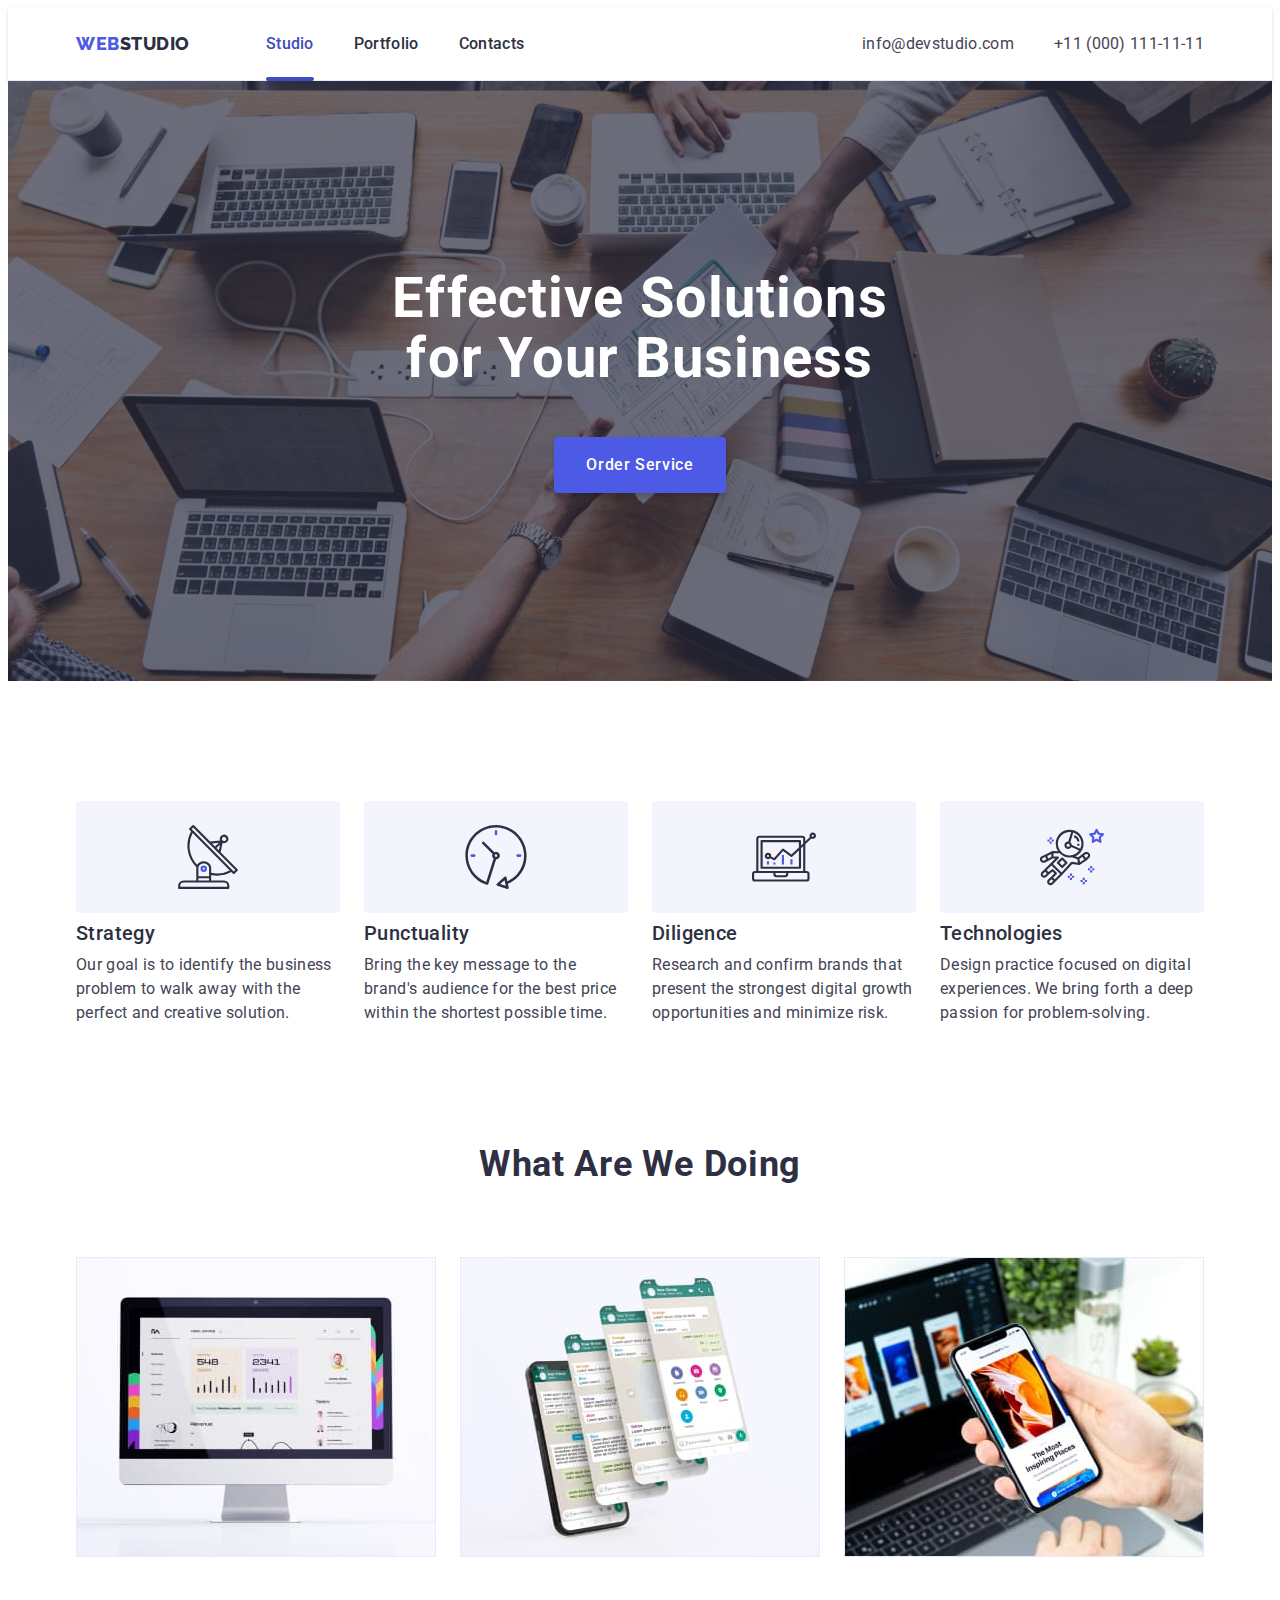
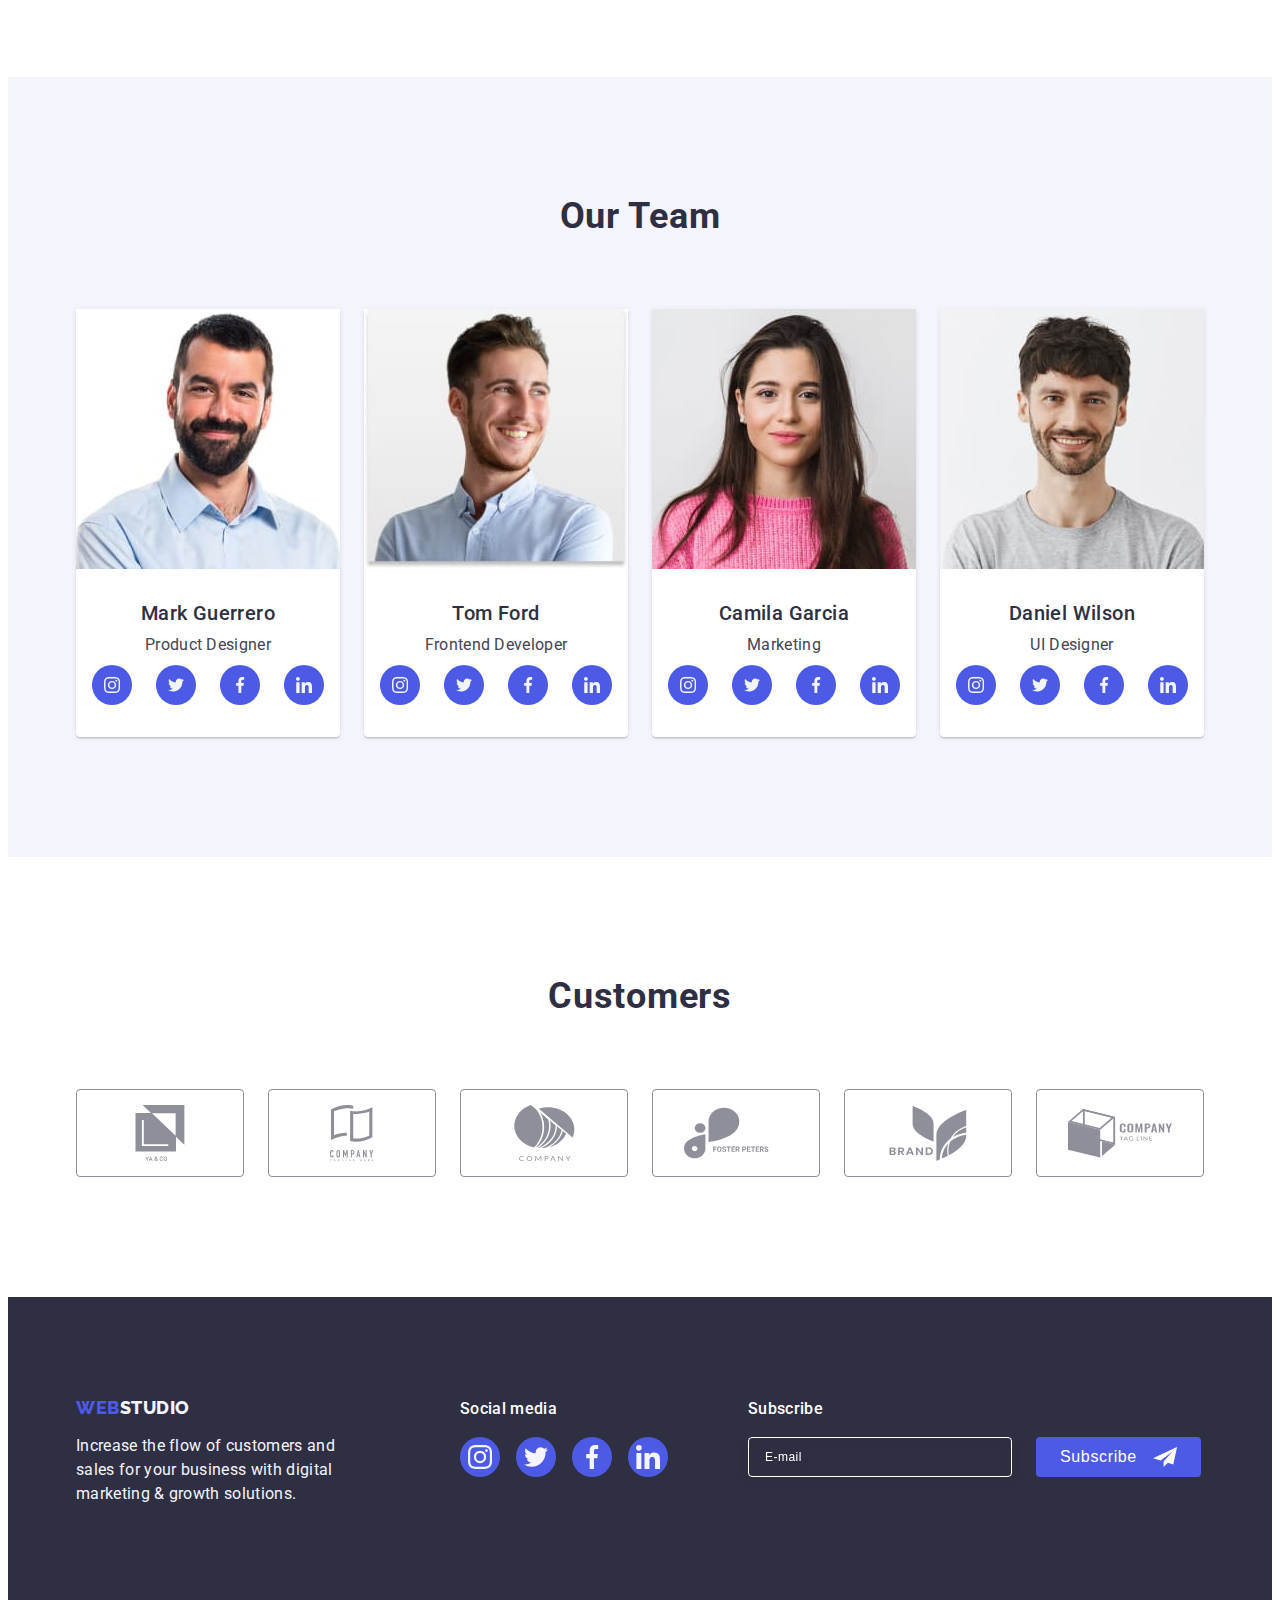
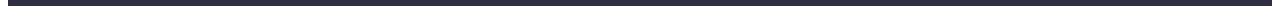
<file: index.html>
<!DOCTYPE html>
<html lang="en">
  <head>
    <meta charset="UTF-8" />
    <meta http-equiv="X-UA-Compatible" content="IE=edge" />
    <meta name="viewport" content="width=device-width, initial-scale=1.0" />
    <link rel="preconnect" href="https://fonts.googleapis.com" />
    <link rel="preconnect" href="https://fonts.gstatic.com" crossorigin />
    <link
      href="https://fonts.googleapis.com/css2?family=Raleway:wght@800&family=Roboto:wght@400;500;700;900&display=swap"
      rel="stylesheet"
    />
    <link
      rel="stylesheet"
      href="https://cdnjs.cloudflare.com/ajax/libs/modern-normalize/2.0.0/modern-normalize.min.css"
      integrity="sha512-4xo8blKMVCiXpTaLzQSLSw3KFOVPWhm/TRtuPVc4WG6kUgjH6J03IBuG7JZPkcWMxJ5huwaBpOpnwYElP/m6wg=="
      crossorigin="anonymous"
      referrerpolicy="no-referrer"
    />
    <link rel="stylesheet" href="./css/style.css" />
    <title>WEBSTUDIO</title>
  </head>
  <body>
    <!-- Шапка з навігацією -->
    <header class="header">
      <div class="container header-container">
        <nav class="header-nav">
          <a class="header-logo link" href="./index.html">
            Web<span class="logo-aсcent">Studio</span>
          </a>
          <ul class="header-list list">
            <li class="header-item">
              <a class="header-link link current" href="./index.html">Studio</a>
            </li>
            <li class="header-item">
              <a class="header-link link" href="./portfolio.html"> Portfolio</a>
            </li>
            <li class="header-item">
              <a class="header-link link" href="">Contacts</a>
            </li>
          </ul>
        </nav>
        <address class="adress">
          <ul class="adress-list list">
            <li class="adress-list-item">
              <a
                class="adress-contact-link link"
                href="mailto:info@devstudio.com"
                >info@devstudio.com</a
              >
            </li>
            <li class="adress-list-item">
              <a class="adress-contact-link link" href="tel:+110001111111"
                >+11 (000) 111-11-11</a
              >
            </li>
          </ul>
        </address>
      </div>
    </header>
    <!-- Основний контент сайту -->
    <main>
      <!-- Секція Hero_1 -->
      <section class="hero">
        <div class="container">
          <h1 class="hero-title">Effective Solutions for Your Business</h1>
          <button class="hero-btn" type="button" data-modal-open>
            Order Service
          </button>
        </div>
      </section>
      <!-- Особливості компанії_2 -->
      <section class="features">
        <div class="container">
          <h2 class="features-main-title visually-hidden">Main Features</h2>
          <ul class="features-list list">
            <li class="features-item">
              <div class="feauters-icon">
                <svg class="feauter-icon-item" width="64" height="64">
                  <use href="./images/icons.svg#icon-antenna"></use>
                </svg>
              </div>
              <h3 class="features-sub-title">Strategy</h3>
              <p class="features-text">
                Our goal is to identify the business problem to walk away with
                the perfect and creative solution.
              </p>
            </li>
            <li class="features-item">
              <div class="feauters-icon">
                <svg class="feauter-icon-item" width="64" height="64">
                  <use href="./images/icons.svg#icon-clock"></use>
                </svg>
              </div>
              <h3 class="features-sub-title">Punctuality</h3>
              <p class="features-text">
                Bring the key message to the brand's audience for the best price
                within the shortest possible time.
              </p>
            </li>
            <li class="features-item">
              <div class="feauters-icon">
                <svg class="feauter-icon-item" width="64" height="64">
                  <use href="./images/icons.svg#icon-diagram"></use>
                </svg>
              </div>
              <h3 class="features-sub-title">Diligence</h3>
              <p class="features-text">
                Research and confirm brands that present the strongest digital
                growth opportunities and minimize risk.
              </p>
            </li>
            <li class="features-item">
              <div class="feauters-icon">
                <svg class="feauter-icon-item" width="64" height="64">
                  <use href="./images/icons.svg#icon-astronaut"></use>
                </svg>
              </div>
              <h3 class="features-sub-title">Technologies</h3>
              <p class="features-text">
                Design practice focused on digital experiences. We bring forth a
                deep passion for problem-solving.
              </p>
            </li>
          </ul>
        </div>
      </section>
      <!-- What we are doing_3 -->
      <section class="section-works">
        <div class="container">
          <h2 class="works-title">What are we doing</h2>
          <ul class="works-list list">
            <li class="works-item">
              <img
                src="./images/PC_1.jpg"
                alt="Photo of PC"
                width="360"
                height="300"
              />
            </li>
            <li class="works-item">
              <img
                src="./images/Phone_1.jpg"
                alt="Photo of Cellphone"
                width="360"
                height="300"
              />
            </li>
            <li class="works-item">
              <img
                src="./images/Combo_1.jpg"
                alt="Photo of PC and cellphone"
                width="360"
                height="300"
              />
            </li>
          </ul>
        </div>
      </section>
      <!-- Team -->
      <section class="section-team">
        <div class="container">
          <h2 class="team-title">Our Team</h2>
          <ul class="team-list list">
            <li class="team-item">
              <img
                src="./images/Mark_Guero.jpg"
                alt="Photo of Mark Guerrero"
                width="264"
              />
              <div class="item-text">
                <h3 class="team-subtitle">Mark Guerrero</h3>
                <p class="team-text">Product Designer</p>
                <ul class="social-list list">
                  <li class="social-item">
                    <a
                      class="social-link link"
                      href="#"
                      rel="noreferrer noopener nofollow"
                    >
                      <svg class="social-icon" width="16" height="16">
                        <use href="./images/icons.svg#icon-instagram"></use>
                      </svg>
                    </a>
                  </li>
                  <li class="social-item">
                    <a
                      class="social-link link"
                      href="#"
                      rel="noreferrer noopener nofollow"
                    >
                      <svg class="social-icon" width="16" height="16">
                        <use href="./images/icons.svg#icon-twitter"></use>
                      </svg>
                    </a>
                  </li>
                  <li class="social-item">
                    <a
                      class="social-link link"
                      href="#"
                      rel="noreferrer noopener nofollow"
                    >
                      <svg class="social-icon" width="16" height="16">
                        <use href="./images/icons.svg#icon-facebook"></use>
                      </svg>
                    </a>
                  </li>
                  <li class="social-item">
                    <a
                      class="social-link link"
                      href="#"
                      rel="noreferrer noopener nofollow"
                    >
                      <svg class="social-icon" width="16" height="16">
                        <use href="./images/icons.svg#icon-linkedin"></use>
                      </svg>
                    </a>
                  </li>
                </ul>
              </div>
            </li>
            <li class="team-item">
              <img
                src="./images/Tom_Ford.jpg"
                alt="Photo of Tom Ford"
                width="264"
              />
              <div class="item-text">
                <h3 class="team-subtitle">Tom Ford</h3>
                <p class="team-text">Frontend Developer</p>
                <ul class="social-list list">
                  <li class="social-item">
                    <a
                      class="social-link link"
                      href="#"
                      rel="noreferrer noopener nofollow"
                    >
                      <svg class="social-icon" width="16" height="16">
                        <use href="./images/icons.svg#icon-instagram"></use>
                      </svg>
                    </a>
                  </li>
                  <li class="social-item">
                    <a
                      class="social-link link"
                      href="#"
                      rel="noreferrer noopener nofollow"
                    >
                      <svg class="social-icon" width="16" height="16">
                        <use href="./images/icons.svg#icon-twitter"></use>
                      </svg>
                    </a>
                  </li>
                  <li class="social-item">
                    <a
                      class="social-link link"
                      href="#"
                      rel="noreferrer noopener nofollow"
                    >
                      <svg class="social-icon" width="16" height="16">
                        <use href="./images/icons.svg#icon-facebook"></use>
                      </svg>
                    </a>
                  </li>
                  <li class="social-item">
                    <a
                      class="social-link link"
                      href="#"
                      rel="noreferrer noopener nofollow"
                    >
                      <svg class="social-icon" width="16" height="16">
                        <use href="./images/icons.svg#icon-linkedin"></use>
                      </svg>
                    </a>
                  </li>
                </ul>
              </div>
            </li>
            <li class="team-item">
              <img
                src="./images/Camila_Garcia.jpg"
                alt="Photo of Camila Garcia"
                width="264"
              />
              <div class="item-text">
                <h3 class="team-subtitle">Camila Garcia</h3>
                <p class="team-text">Marketing</p>
                <ul class="social-list list">
                  <li class="social-item">
                    <a
                      class="social-link link"
                      href="#"
                      rel="noreferrer noopener nofollow"
                    >
                      <svg class="social-icon" width="16" height="16">
                        <use href="./images/icons.svg#icon-instagram"></use>
                      </svg>
                    </a>
                  </li>
                  <li class="social-item">
                    <a
                      class="social-link link"
                      href="#"
                      rel="noreferrer noopener nofollow"
                    >
                      <svg class="social-icon" width="16" height="16">
                        <use href="./images/icons.svg#icon-twitter"></use>
                      </svg>
                    </a>
                  </li>
                  <li class="social-item">
                    <a
                      class="social-link link"
                      href="#"
                      rel="noreferrer noopener nofollow"
                    >
                      <svg class="social-icon" width="16" height="16">
                        <use href="./images/icons.svg#icon-facebook"></use>
                      </svg>
                    </a>
                  </li>
                  <li class="social-item">
                    <a
                      class="social-link link"
                      href="#"
                      rel="noreferrer noopener nofollow"
                    >
                      <svg class="social-icon" width="16" height="16">
                        <use href="./images/icons.svg#icon-linkedin"></use>
                      </svg>
                    </a>
                  </li>
                </ul>
              </div>
            </li>
            <li class="team-item">
              <img
                src="./images/Daniel_Wilson.jpg"
                alt="Photo of Daniel Wilson"
                width="264"
              />
              <div class="item-text">
                <h3 class="team-subtitle">Daniel Wilson</h3>
                <p class="team-text">UI Designer</p>
                <ul class="social-list list">
                  <li class="social-item">
                    <a
                      class="social-link link"
                      href="#"
                      rel="noreferrer noopener nofollow"
                    >
                      <svg class="social-icon" width="16" height="16">
                        <use href="./images/icons.svg#icon-instagram"></use>
                      </svg>
                    </a>
                  </li>
                  <li class="social-item">
                    <a
                      class="social-link link"
                      href="#"
                      rel="noreferrer noopener nofollow"
                    >
                      <svg class="social-icon" width="16" height="16">
                        <use href="./images/icons.svg#icon-twitter"></use>
                      </svg>
                    </a>
                  </li>
                  <li class="social-item">
                    <a
                      class="social-link link"
                      href="#"
                      rel="noreferrer noopener nofollow"
                    >
                      <svg class="social-icon" width="16" height="16">
                        <use href="./images/icons.svg#icon-facebook"></use>
                      </svg>
                    </a>
                  </li>
                  <li class="social-item">
                    <a
                      class="social-link link"
                      href="#"
                      rel="noreferrer noopener nofollow"
                    >
                      <svg class="social-icon" width="16" height="16">
                        <use href="./images/icons.svg#icon-linkedin"></use>
                      </svg>
                    </a>
                  </li>
                </ul>
              </div>
            </li>
          </ul>
        </div>
      </section>
      <!-- Customers_5 -->
      <section class="section-customers">
        <div class="container">
          <h2 class="customer-title">Customers</h2>
          <ul class="customers-list list">
            <li class="customers-item">
              <a
                href="#"
                rel="noopener noreferrer nofollow"
                class="customers-link link"
              >
                <svg class="customer-icon" width="104" height="56">
                  <use href="./images/icons.svg#icon-ya_co"></use>
                </svg>
              </a>
            </li>
            <li class="customers-item">
              <a
                href="#"
                rel="noopener noreferrer nofollow"
                class="customers-link link"
              >
                <svg class="customer-icon" width="104" height="56">
                  <use
                    href="./images/icons.svg#icon-company_tagline_here"
                  ></use>
                </svg>
              </a>
            </li>
            <li class="customers-item">
              <a
                href="#"
                rel="noopener noreferrer nofollow"
                class="customers-link link"
              >
                <svg class="customer-icon" width="104" height="56">
                  <use href="./images/icons.svg#icon-company_3"></use>
                </svg>
              </a>
            </li>
            <li class="customers-item">
              <a
                href="#"
                rel="noopener noreferrer nofollow"
                class="customers-link link"
              >
                <svg class="customer-icon" width="104" height="56">
                  <use href="./images/icons.svg#icon-foster_peters"></use>
                </svg>
              </a>
            </li>
            <li class="customers-item">
              <a
                href="#"
                rel="noopener noreferrer nofollow"
                class="customers-link link"
              >
                <svg class="customer-icon" width="104" height="56">
                  <use href="./images/icons.svg#icon-brand"></use>
                </svg>
              </a>
            </li>
            <li class="customers-item">
              <a
                href="#"
                rel="noopener noreferrer nofollow"
                class="customers-link link"
              >
                <svg class="customer-icon" width="104" height="56">
                  <use href="./images/icons.svg#icon-company_tagline"></use>
                </svg>
              </a>
            </li>
          </ul>
        </div>
      </section>
    </main>
    <!-- Підвал сайту -->
    <footer class="footer">
      <div class="container footer-container">
        <div class="footer-logo-container">
          <a class="footer-logo link" href="./index.html">
            Web<span class="footer-logo-text">Studio</span>
          </a>
          <p class="footer-text">
            Increase the flow of customers and sales for your business with
            digital marketing & growth solutions.
          </p>
        </div>
        <div class="footer-social">
          <p class="footer-social-text">Social media</p>
          <ul class="footer-social-list list">
            <li class="footer-social-item">
              <a
                class="footer-social-link link"
                href="#"
                rel="noreferrer noopener nofollow"
              >
                <svg class="footer-social-icon" width="24" height="24">
                  <use href="./images/icons.svg#icon-instagram"></use>
                </svg>
              </a>
            </li>
            <li class="footer-social-item">
              <a
                class="footer-social-link link"
                href="#"
                rel="noreferrer noopener nofollow"
              >
                <svg class="footer-social-icon" width="24" height="24">
                  <use href="./images/icons.svg#icon-twitter"></use>
                </svg>
              </a>
            </li>
            <li class="footer-social-item">
              <a
                class="footer-social-link link"
                href="#"
                rel="noreferrer noopener nofollow"
              >
                <svg class="footer-social-icon" width="24" height="24">
                  <use href="./images/icons.svg#icon-facebook"></use>
                </svg>
              </a>
            </li>
            <li class="footer-social-item">
              <a
                class="footer-social-link link"
                href="#"
                rel="noreferrer noopener nofollow"
              >
                <svg class="footer-social-icon" width="24" height="24">
                  <use href="./images/icons.svg#icon-linkedin"></use>
                </svg>
              </a>
            </li>
          </ul>
        </div>
        <div class="subscribe-container">
          <p class="subscribe-text">Subscribe</p>
          <form name="subscribe-form" class="subscribe-form">
            <label for="footer-email" class="footer-email-label">
              <input
                type="email"
                name="footer-email"
                id="footer-email"
                class="footer-email-input"
                placeholder="E-mail"
              />
            </label>
            <button type="submit" class="subscribe-btn">
              Subscribe
              <svg class="send-icon" width="24" height="24">
                <use href="./images/symbol-defs.svg#icon-icon-send"></use>
              </svg>
            </button>
          </form>
        </div>
      </div>
    </footer>
    <!-- Модальне вікно -->
    <div class="backdrop is-hidden" data-modal>
      <div class="modal">
        <button type="button" class="modal-close" data-modal-close>
          <svg class="modal-close-icon" width="8" height="8">
            <use href="./images/symbol-defs.svg#icon-btn-close-black"></use>
          </svg>
        </button>
        <p class="form-title">Leave your contacts and we will call you back</p>
        <form name="modal-form">
          <div class="modal-field">
            <label for="user-name" class="form-label">Name</label>
            <div class="input-wrap">
              <input
                type="text"
                name="user-name"
                id="user-name"
                class="form-input"
              />
              <svg class="form-icon" width="18" height="24">
                <use href="./images/symbol-defs.svg#icon-person-black"></use>
              </svg>
            </div>
          </div>
          <div class="modal-field">
            <label for="phone" class="form-label">Phone</label>
            <div class="input-wrap">
              <input type="tel" name="phone" id="phone" class="form-input" />
              <svg class="form-icon" width="18" height="24">
                <use href="./images/symbol-defs.svg#icon-phone-black"></use>
              </svg>
            </div>
          </div>
          <div class="modal-field">
            <label for="email" class="form-label">Email</label>
            <div class="input-wrap">
              <input type="email" name="email" id="email" class="form-input" />
              <svg class="form-icon" width="18" height="24">
                <use href="./images/symbol-defs.svg#icon-mail-black"></use>
              </svg>
            </div>
          </div>
          <div class="modal-field comment">
            <label for="user-comment" class="form-label">Comment</label>
            <textarea
              class="form-com"
              name="user-comment"
              id="user-comment"
              placeholder="Text input"
            ></textarea>
          </div>
          <div class="form-check">
            <input
              type="checkbox"
              name="user-privacy"
              id="user-privacy"
              value="true"
              class="modal-check visually-hidden"
            />
            <label for="user-privacy" class="check-text">
              <span class="check-icon">
                <svg class="agree-icon" width="10" height="8">
                  <use href="./images/symbol-defs.svg#icon-agree_vector"></use>
                </svg>
              </span>
              I accept the terms and conditions of the
              <a href="#" class="user-privacy-link link">Privacy Policy</a>
            </label>
          </div>
          <button class="form-btn" type="submit">Send</button>
        </form>
      </div>
    </div>
    <script src="./js/modal.js"></script>
  </body>
</html>
</file>
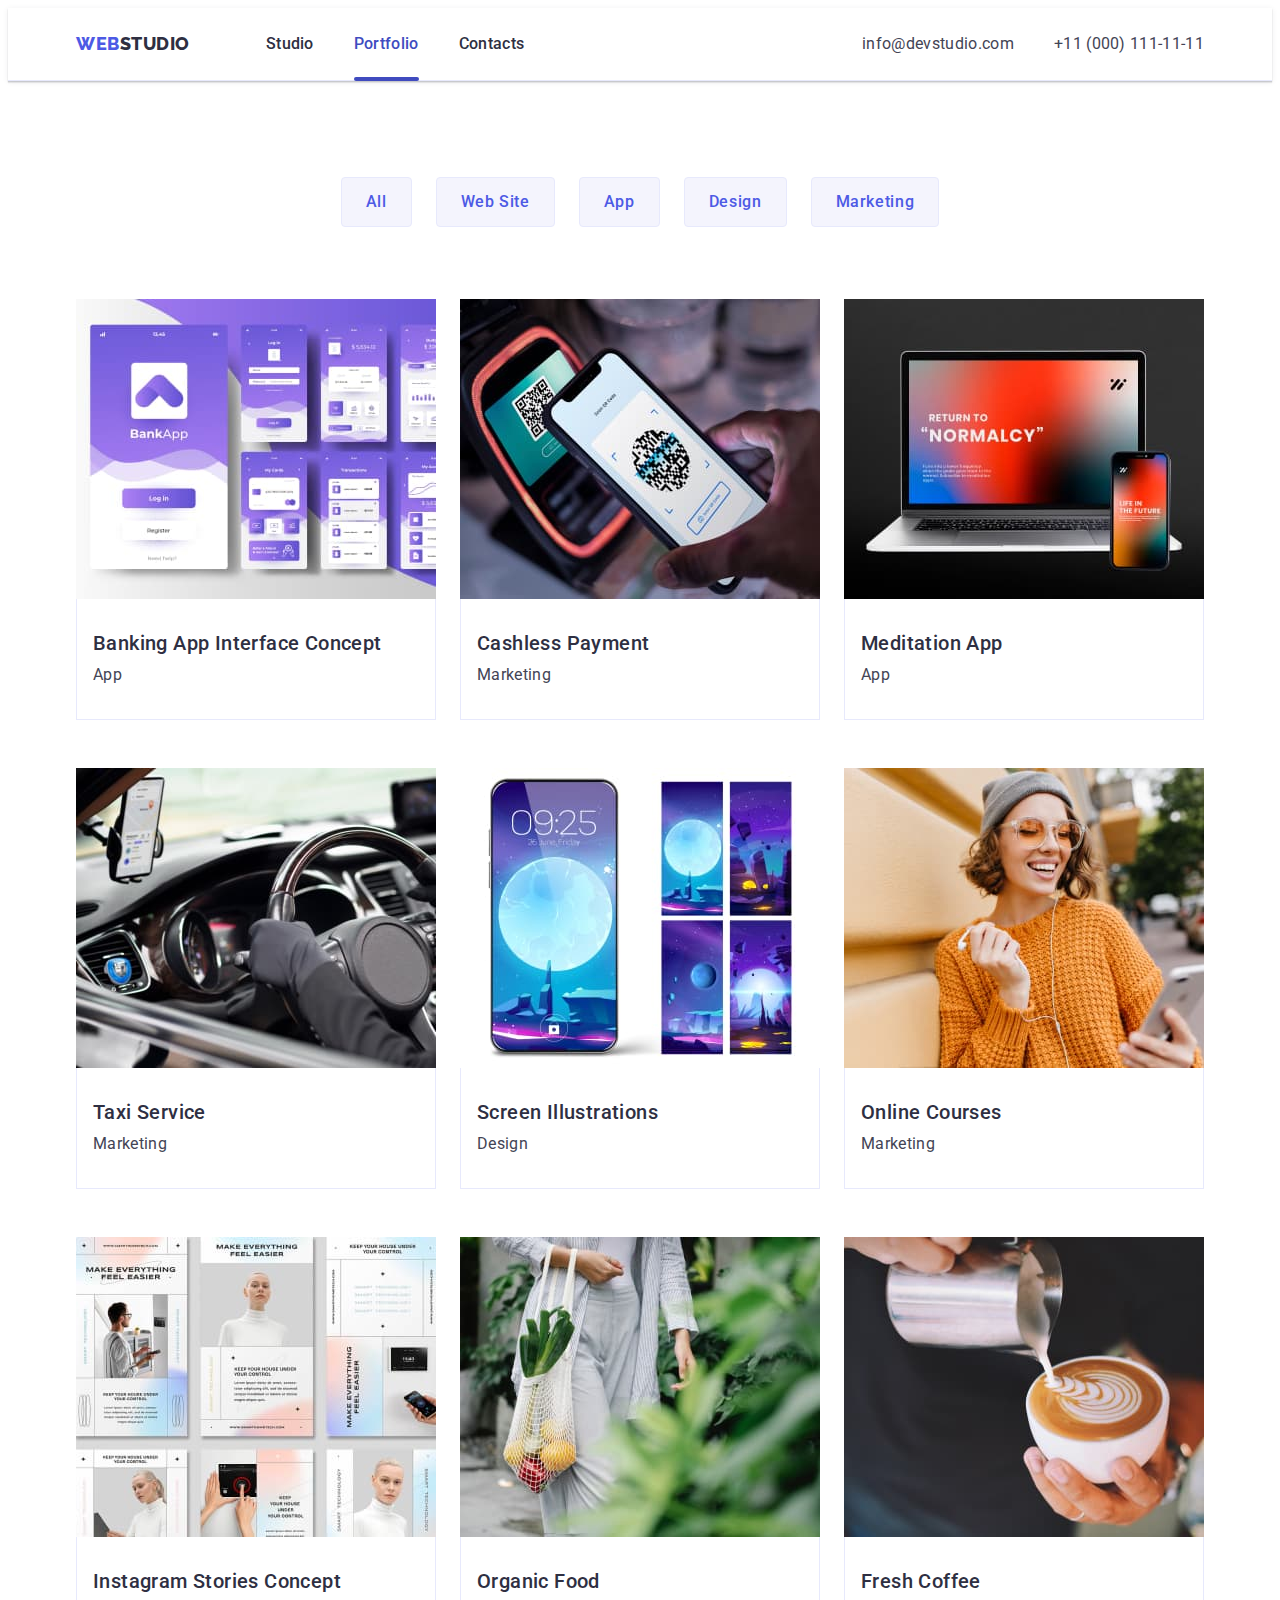
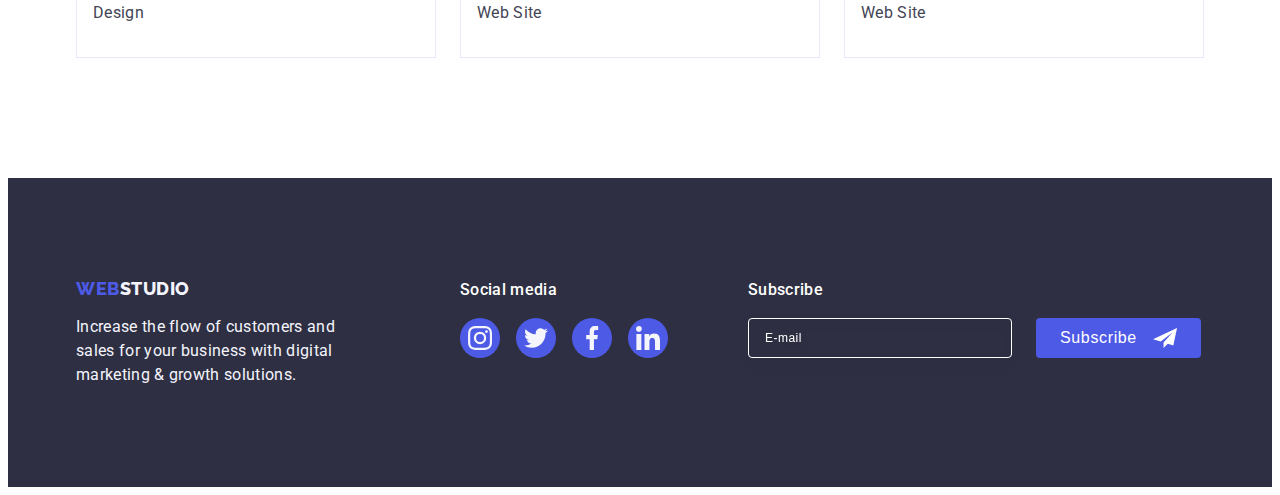
<file: portfolio.html>
<!DOCTYPE html>
<html lang="en">
  <head>
    <meta charset="UTF-8" />
    <meta http-equiv="X-UA-Compatible" content="IE=edge" />
    <meta name="viewport" content="width=device-width, initial-scale=1.0" />
    <link rel="preconnect" href="https://fonts.googleapis.com" />
    <link rel="preconnect" href="https://fonts.gstatic.com" crossorigin />
    <link
      href="https://fonts.googleapis.com/css2?family=Raleway:wght@800&family=Roboto:wght@400;500;700;900&display=swap"
      rel="stylesheet"
    />
    <link
      rel="stylesheet"
      href="https://cdnjs.cloudflare.com/ajax/libs/modern-normalize/2.0.0/modern-normalize.min.css"
      integrity="sha512-4xo8blKMVCiXpTaLzQSLSw3KFOVPWhm/TRtuPVc4WG6kUgjH6J03IBuG7JZPkcWMxJ5huwaBpOpnwYElP/m6wg=="
      crossorigin="anonymous"
      referrerpolicy="no-referrer"
    />
    <link rel="stylesheet" href="./css/style.css" />
    <title>Portfolio</title>
  </head>
  <body>
    <!-- Шапка з навігацією -->
    <header class="header">
      <div class="container header-container">
        <nav class="header-nav">
          <a class="header-logo link" href="./index.html">
            Web<span class="logo-aсcent">Studio</span>
          </a>
          <ul class="header-list list">
            <li class="header-item">
              <a class="header-link link" href="./index.html">Studio</a>
            </li>
            <li class="header-item">
              <a class="header-link link current" href="./portfolio.html">
                Portfolio</a
              >
            </li>
            <li class="header-item">
              <a class="header-link link" href="">Contacts</a>
            </li>
          </ul>
        </nav>
        <address class="adress">
          <ul class="adress-list list">
            <li class="adress-list-item">
              <a
                class="adress-contact-link link"
                href="mailto:info@devstudio.com"
                >info@devstudio.com</a
              >
            </li>
            <li class="adress-list-item">
              <a class="adress-contact-link link" href="tel:+110001111111"
                >+11 (000) 111-11-11</a
              >
            </li>
          </ul>
        </address>
      </div>
    </header>
    <!-- Основний контент сайту -->
    <main>
      <!-- Фільтри сторінки портфоліо -->
      <section class="portfolio-section">
        <div class="container">
          <h1 class="portfolio-title" hidden>Portfolio</h1>

          <ul class="btn-list list">
            <li class="btn-list-item">
              <button type="button" class="filter-btn">All</button>
            </li>
            <li class="btn-list-item">
              <button type="button" class="filter-btn">Web Site</button>
            </li>
            <li class="btn-list-item">
              <button type="button" class="filter-btn">App</button>
            </li>
            <li class="btn-list-item">
              <button type="button" class="filter-btn">Design</button>
            </li>
            <li class="btn-list-item">
              <button type="button" class="filter-btn">Marketing</button>
            </li>
          </ul>

          <ul class="portfolio-list list">
            <li class="portfolio-list-item">
              <a class="portfolio-link link" href="">
                <div class="link-wrapper">
                  <img
                    src="./images/banking.jpg"
                    alt="Photo of Banking App Interface Concept"
                    width="360"
                  />
                  <p class="portfolio-link-overlay">
                    14 Stylish and User-Friendly App Design Concepts · Task
                    Manager App · Calorie Tracker App · Exotic Fruit Ecommerce
                    App · Cloud Storage App
                  </p>
                </div>
                <div class="text-container">
                  <h2 class="portfolio-subtitle">
                    Banking App Interface Concept
                  </h2>
                  <p class="portfolio-text">App</p>
                </div>
              </a>
            </li>
            <li class="portfolio-list-item">
              <a class="portfolio-link link" href="">
                <div class="link-wrapper">
                  <img
                    src="./images/payment.jpg"
                    alt="Photo of Cashless Payment"
                    width="360"
                  />
                  <p class="portfolio-link-overlay">
                    14 Stylish and User-Friendly App Design Concepts · Task
                    Manager App · Calorie Tracker App · Exotic Fruit Ecommerce
                    App · Cloud Storage App
                  </p>
                </div>
                <div class="text-container">
                  <h2 class="portfolio-subtitle">Cashless Payment</h2>
                  <p class="portfolio-text">Marketing</p>
                </div>
              </a>
            </li>
            <li class="portfolio-list-item">
              <a class="portfolio-link link" href="">
                <div class="link-wrapper">
                  <img
                    src="./images/meditation.jpg"
                    alt="Photo of Meditation App"
                    width="360"
                  />
                  <p class="portfolio-link-overlay">
                    14 Stylish and User-Friendly App Design Concepts · Task
                    Manager App · Calorie Tracker App · Exotic Fruit Ecommerce
                    App · Cloud Storage App
                  </p>
                </div>
                <div class="text-container">
                  <h2 class="portfolio-subtitle">Meditation App</h2>
                  <p class="portfolio-text">App</p>
                </div>
              </a>
            </li>
            <li class="portfolio-list-item">
              <a class="portfolio-link link" href="">
                <div class="link-wrapper">
                  <img
                    src="./images/taxi.jpg"
                    alt="Photo of Taxi Service"
                    width="360"
                  />
                  <p class="portfolio-link-overlay">
                    14 Stylish and User-Friendly App Design Concepts · Task
                    Manager App · Calorie Tracker App · Exotic Fruit Ecommerce
                    App · Cloud Storage App
                  </p>
                </div>
                <div class="text-container">
                  <h2 class="portfolio-subtitle">Taxi Service</h2>
                  <p class="portfolio-text">Marketing</p>
                </div>
              </a>
            </li>
            <li class="portfolio-list-item">
              <a class="portfolio-link link" href="">
                <div class="link-wrapper">
                  <img
                    src="./images/screen.jpg"
                    alt="Photo of Screen Illustrations"
                    width="360"
                  />
                  <p class="portfolio-link-overlay">
                    14 Stylish and User-Friendly App Design Concepts · Task
                    Manager App · Calorie Tracker App · Exotic Fruit Ecommerce
                    App · Cloud Storage App
                  </p>
                </div>
                <div class="text-container">
                  <h2 class="portfolio-subtitle">Screen Illustrations</h2>
                  <p class="portfolio-text">Design</p>
                </div>
              </a>
            </li>
            <li class="portfolio-list-item">
              <a class="portfolio-link link" href="">
                <div class="link-wrapper">
                  <img
                    src="./images/courses.jpg"
                    alt="Photo of Online Courses"
                    width="360"
                  />
                  <p class="portfolio-link-overlay">
                    14 Stylish and User-Friendly App Design Concepts · Task
                    Manager App · Calorie Tracker App · Exotic Fruit Ecommerce
                    App · Cloud Storage App
                  </p>
                </div>
                <div class="text-container">
                  <h2 class="portfolio-subtitle">Online Courses</h2>
                  <p class="portfolio-text">Marketing</p>
                </div>
              </a>
            </li>
            <li class="portfolio-list-item">
              <a class="portfolio-link link" href="">
                <div class="link-wrapper">
                  <img
                    src="./images/stories.jpg"
                    alt="Photo of Instagram Stories Concept"
                    width="360"
                  />
                  <p class="portfolio-link-overlay">
                    14 Stylish and User-Friendly App Design Concepts · Task
                    Manager App · Calorie Tracker App · Exotic Fruit Ecommerce
                    App · Cloud Storage App
                  </p>
                </div>
                <div class="text-container">
                  <h2 class="portfolio-subtitle">Instagram Stories Concept</h2>
                  <p class="portfolio-text">Design</p>
                </div>
              </a>
            </li>
            <li class="portfolio-list-item">
              <a class="portfolio-link link" href="">
                <div class="link-wrapper">
                  <img
                    src="./images/food.jpg"
                    alt="Photo of Organic Food"
                    width="360"
                  />
                  <p class="portfolio-link-overlay">
                    14 Stylish and User-Friendly App Design Concepts · Task
                    Manager App · Calorie Tracker App · Exotic Fruit Ecommerce
                    App · Cloud Storage App
                  </p>
                </div>
                <div class="text-container">
                  <h2 class="portfolio-subtitle">Organic Food</h2>
                  <p class="portfolio-text">Web Site</p>
                </div>
              </a>
            </li>
            <li class="portfolio-list-item">
              <a class="portfolio-link link" href="">
                <div class="link-wrapper">
                  <img
                    src="./images/coffe.jpg"
                    alt="Photo of Fresh Coffee"
                    width="360"
                  />
                  <p class="portfolio-link-overlay">
                    14 Stylish and User-Friendly App Design Concepts · Task
                    Manager App · Calorie Tracker App · Exotic Fruit Ecommerce
                    App · Cloud Storage App
                  </p>
                </div>
                <div class="text-container">
                  <h2 class="portfolio-subtitle">Fresh Coffee</h2>
                  <p class="portfolio-text">Web Site</p>
                </div>
              </a>
            </li>
          </ul>
        </div>
      </section>
    </main>
    <!-- Підвал сайту -->
    <footer class="footer">
      <div class="container footer-container">
        <div class="footer-logo-container">
          <a class="footer-logo link" href="./index.html">
            Web<span class="footer-logo-text">Studio</span>
          </a>
          <p class="footer-text">
            Increase the flow of customers and sales for your business with
            digital marketing & growth solutions.
          </p>
        </div>
        <div class="footer-social">
          <p class="footer-social-text">Social media</p>
          <ul class="footer-social-list list">
            <li class="footer-social-item">
              <a
                class="footer-social-link link"
                href="#"
                rel="noreferrer noopener nofollow"
              >
                <svg class="footer-social-icon" width="24" height="24">
                  <use href="./images/icons.svg#icon-instagram"></use>
                </svg>
              </a>
            </li>
            <li class="footer-social-item">
              <a
                class="footer-social-link link"
                href="#"
                rel="noreferrer noopener nofollow"
              >
                <svg class="footer-social-icon" width="24" height="24">
                  <use href="./images/icons.svg#icon-twitter"></use>
                </svg>
              </a>
            </li>
            <li class="footer-social-item">
              <a
                class="footer-social-link link"
                href="#"
                rel="noreferrer noopener nofollow"
              >
                <svg class="footer-social-icon" width="24" height="24">
                  <use href="./images/icons.svg#icon-facebook"></use>
                </svg>
              </a>
            </li>
            <li class="footer-social-item">
              <a
                class="footer-social-link link"
                href="#"
                rel="noreferrer noopener nofollow"
              >
                <svg class="footer-social-icon" width="24" height="24">
                  <use href="./images/icons.svg#icon-linkedin"></use>
                </svg>
              </a>
            </li>
          </ul>
        </div>
        <div class="subscribe-container">
          <p class="subscribe-text">Subscribe</p>
          <form name="subscribe-form" class="subscribe-form">
            <label for="footer-email" class="footer-email-label">
              <input
                type="email"
                name="footer-email"
                id="footer-email"
                class="footer-email-input"
                placeholder="E-mail"
              />
            </label>
            <button type="submit" class="subscribe-btn">
              Subscribe
              <svg class="send-icon" width="24" height="24">
                <use href="./images/symbol-defs.svg#icon-icon-send"></use>
              </svg>
            </button>
          </form>
        </div>
      </div>
    </footer>
  </body>
</html>
</file>
<file: css/style.css>
/* Задання змінних */

:root {
  --active-color: #404bbf;
  --logo-accent-color: #4d5ae5;
  --second-main-color: #2e2f42;
  --main-color: #434455;
  --main-font-size: 16px;
}

/* Обнуляючі, скидаючі та загальні стилі сторінки */

*,
::before,
::after {
  box-sizing: border-box;
}

body {
  font-family: "Roboto", sans-serif;
  background-color: #ffffff;
  color: var(--main-color);
}

h1,
h2,
h3,
h4,
h5,
h6,
p {
  margin-top: 0;
  margin-bottom: 0;
}

.list {
  list-style: none;
  padding: 0;
  margin: 0;
}
.link {
  text-decoration: none;
}

img {
  display: block;
  max-width: 100%;
  height: auto;
}

button {
  border: none;
}

/* Стилізація Контейнерів */
.container {
  margin: 0 auto;
  width: 1158px;
  padding-right: 15px;
  padding-left: 15px;
  /* border: 1px solid tomato; */
}
/* Стилізація Header */
.header-container {
  display: flex;
}

.header {
  border-bottom: 1px solid #e7e9fc;
  min-height: 72px;
  box-shadow: 0px 2px 1px rgba(46, 47, 66, 0.08),
    0px 1px 1px rgba(46, 47, 66, 0.16), 0px 1px 6px rgba(46, 47, 66, 0.08);
}

.header-nav {
  display: flex;
  align-items: center;
}

.header-logo {
  font-family: "Raleway", sans-serif;
  font-weight: 800;
  font-size: 18px;
  line-height: 1.17;
  letter-spacing: 0.03em;
  text-transform: uppercase;
  color: var(--logo-accent-color);
  margin-right: 76px;

  transition: color 250ms cubic-bezier(0.4, 0, 0.2, 1);
}

.logo-aсcent,
.header-logo-color {
  color: var(--second-main-color);

  transition: color 250ms cubic-bezier(0.4, 0, 0.2, 1);
}

.header-logo:hover,
.header-logo:hover .logo-aсcent,
.header-logo:focus,
.header-logo:focus .logo-aсcent {
  color: var(--active-color);
}

.header-list {
  display: flex;
  gap: 40px;
}

.header-link {
  position: relative;
  display: flex;
  flex-direction: column;
  align-items: center;
  justify-content: center;
  font-weight: 500;
  font-size: var(--main-font-size);
  line-height: 1.5;
  letter-spacing: 0.02em;
  padding: 24px 0;
  color: var(--second-main-color);

  transition: color 250ms cubic-bezier(0.4, 0, 0.2, 1);
}

.header-link.current {
  color: #404bbf;
}

.header-link.current::after {
  content: "";
  position: absolute;
  bottom: -1px;
  width: 100%;
  height: 4px;
  background-color: #404bbf;
  border-radius: 2px;
}

.header-link:hover,
.header-link:focus {
  color: var(--active-color);
}

.adress {
  font-style: normal;
  margin-left: auto;
}

.adress-list {
  display: flex;
  gap: 40px;
  padding: 24px 0;
}

.adress-contact-link {
  font-size: var(--main-font-size);
  line-height: 1.5;
  letter-spacing: 0.02em;
  color: inherit;

  transition: color 250ms cubic-bezier(0.4, 0, 0.2, 1);
}

.adress-contact-link:hover,
.adress-contact-link:focus {
  color: var(--active-color);
}

/* Стилізація Hero */

.hero {
  background-image: linear-gradient(
      rgba(46, 47, 66, 0.7),
      rgba(46, 47, 66, 0.7)
    ),
    url(../images/people-office.jpg);
  background-repeat: no-repeat;
  background-position: center;
  background-size: cover;
  max-width: 1440px;
  padding: 188px 0;
  margin: 0 auto;
}

.hero-title {
  margin: 0px auto 48px;
  font-size: 56px;
  line-height: 1.07;
  text-align: center;
  letter-spacing: 0.02em;
  max-width: 496px;
  color: #ffffff;
}

.hero-btn {
  display: block;
  border-radius: 4px;
  min-width: 169px;
  height: 56px;
  padding: 16px 32px;
  margin: 0 auto;
  font-family: inherit;
  font-weight: 500;
  font-size: var(--main-font-size);
  line-height: 1.5;
  letter-spacing: 0.04em;
  text-align: center;
  color: #ffffff;
  background-color: #4d5ae5;
  box-shadow: 0px 4px 4px rgba(0, 0, 0, 0.15);
  border: none;
  cursor: pointer;

  transition: background-color 250ms cubic-bezier(0.4, 0, 0.2, 1);
}

.hero-btn:hover,
.hero-btn:focus {
  background-color: var(--active-color);
}

/* Модальне вікно секції Hero */

.is-hidden {
  visibility: hidden;
  opacity: 0;
  pointer-events: none;
}

.backdrop {
  position: fixed;
  top: 0;
  width: 100%;
  height: 100%;
  background-color: rgba(46, 47, 66, 0.4);
  transform: scale(100%);

  transition: opacity 250ms cubic-bezier(0.4, 0, 0.2, 1),
    visibility 250ms cubic-bezier(0.4, 0, 0.2, 1);
}

.backdrop.is-hidden .modal {
  transform: translate(-50%, -50%) scale(0);
  transition: transform 250ms cubic-bezier(0.4, 0, 0.2, 1);
}

.modal {
  position: absolute;
  width: 408px;
  min-height: 584px;
  padding: 72px 24px 24px 24px;
  background-color: #fcfcfc;
  box-shadow: 0px 1px 1px rgba(0, 0, 0, 0.14), 0px 1px 3px rgba(0, 0, 0, 0.12),
    0px 2px 1px rgba(0, 0, 0, 0.2);
  border-radius: 4px;
  top: 50%;
  left: 50%;
  transform: translate(-50%, -50%) scale(1);
  transition: transform 250ms cubic-bezier(0.4, 0, 0.2, 1);
}

.modal-close {
  position: absolute;
  top: 24px;
  right: 24px;
  padding: 0;
  display: flex;
  align-items: center;
  justify-content: center;
  width: 24px;
  height: 24px;
  border: 1px solid rgba(0, 0, 0, 0.1);
  border-radius: 50%;
  background-color: #e7e9fc;
  margin-left: auto;
  cursor: pointer;

  transition: background-color 250ms cubic-bezier(0.4, 0, 0.2, 1),
    border 250ms cubic-bezier(0.4, 0, 0.2, 1);
}

.modal-close-icon {
  fill: #2e2f42;

  transition: fill 250ms cubic-bezier(0.4, 0, 0.2, 1);
}

.modal-close:hover,
.modal-close:focus {
  background-color: #404bbf;
  border: none;
}

.modal-close:hover .modal-close-icon,
.modal-close:focus .modal-close-icon {
  fill: #ffffff;
}

/* Форма модального вікна */

.form-title {
  margin-bottom: 16px;
  font-weight: 500;
  font-size: 16px;
  line-height: 1.5;
  text-align: center;
  letter-spacing: 0.02em;
  color: #2e2f42;
}

.form-label {
  font-size: 12px;
  line-height: 1.17;
  letter-spacing: 0.04em;
  color: #8e8f99;
  margin-bottom: 4px;
}

.modal-field {
  display: flex;
  flex-direction: column;
  width: 100%;
  margin-bottom: 8px;
}

.form-input {
  display: inline-block;
  border: none;
  border: 1px solid rgba(46, 47, 66, 0.4);
  border-radius: 4px;
  width: 100%;
  height: 40px;
  padding-left: 38px;
  padding-right: 38px;
  outline: transparent;
  background-color: transparent;

  transition: border-color 250ms cubic-bezier(0.4, 0, 0.2, 1);
}

.input-wrap {
  position: relative;
}

.form-icon {
  position: absolute;
  /* width: 100%;
  height: 100%; */
  left: 16px;
  top: 50%;

  fill: #2e2f42;

  transform: translateY(-50%);
  transition: fill 250ms cubic-bezier(0.4, 0, 0.2, 1);
}

.form-input:focus {
  border-color: #4d5ae5;
}

.form-input:focus + .form-icon {
  fill: #4d5ae5;
}

.form-com {
  resize: none;
  width: 100%;
  height: 120px;
  font-size: 12px;
  line-height: 1.17;
  letter-spacing: 0.04em;
  color: rgba(46, 47, 66, 0.4);
  border: 1px solid rgba(46, 47, 66, 0.4);
  border-radius: 4px;
  padding: 8px 16px;
  outline: transparent;
  background-color: transparent;

  transition: border-color 250ms cubic-bezier(0.4, 0, 0.2, 1);
}

.modal-field.comment {
  margin-bottom: 16px;
}

.form-com:focus {
  border-color: #4d5ae5;
}

.form-check {
  margin-bottom: 24px;
}

.check-text {
  /* display: flex; */
  font-size: 12px;
  line-height: 1.17;
  letter-spacing: 0.04em;
  color: #8e8f99;
  align-items: center;
}

.check-text .check-icon {
  display: inline-flex;
  width: 16px;
  height: 16px;
  border: 1px solid rgba(46, 47, 66, 0.4);
  border-radius: 2px;
  margin-right: 8px;
  align-items: center;
  justify-content: center;
  fill: transparent;

  transition: background-color 250ms cubic-bezier(0.4, 0, 0.2, 1),
    border 250ms cubic-bezier(0.4, 0, 0.2, 1),
    fill 250ms cubic-bezier(0.4, 0, 0.2, 1);
}

.modal-check:checked + .check-text .check-icon {
  background-color: #404bbf;
  border: none;
  /* border: 1px solid #404bbf; */
  fill: #f4f4fd;
}

.user-privacy-link {
  color: var(--logo-accent-color);
}

.form-btn {
  display: block;
  min-width: 169px;
  height: 56px;
  background-color: #4d5ae5;
  box-shadow: 0px 4px 4px rgba(0, 0, 0, 0.15);
  border-radius: 4px;
  margin: 24px auto 0;

  font-weight: 500;
  font-size: 16px;
  line-height: 1.5;
  letter-spacing: 0.04em;
  color: #ffffff;

  border: none;
  cursor: pointer;

  transition: background-color 250ms cubic-bezier(0.4, 0, 0.2, 1);
}

.form-btn:hover,
.form-btn:focus {
  background-color: var(--active-color);
}

/* Стилізація Features */

.features {
  padding: 120px 0;
}

.visually-hidden {
  position: absolute;
  width: 1px;
  height: 1px;
  margin: -1px;
  border: 0;
  padding: 0;

  white-space: nowrap;
  clip-path: inset(100%);
  clip: rect(0 0 0 0);
  overflow: hidden;
}

.features-list {
  display: flex;
  gap: 24px;
}

.features-item {
  width: calc((100% - 72px) / 4);
}

.feauters-icon {
  display: flex;
  align-items: center;
  justify-content: center;
  width: 264px;
  height: 112px;
  flex-grow: 0;
  padding: 24px 100px;
  background-color: #f4f4fd;
  border-radius: 4px;
  margin-bottom: 8px;
}

.feauter-icon-item {
  fill: #404bbf;
  display: flex;
}

.features-sub-title {
  margin-bottom: 8px;
  font-weight: 500;
  font-size: 20px;
  line-height: 1.2;
  letter-spacing: 0.02em;
  color: var(--second-main-color);
}

.features-text {
  font-size: var(--main-font-size);
  line-height: 1.5;
  letter-spacing: 0.02em;
}

/* Стилізація Works */

.section-works {
  padding-bottom: 120px;
}

.works-list {
  display: flex;
  gap: 24px;
}

.works-item {
  width: calc((100% - 48px) / 3);
}

.works-title {
  margin-bottom: 72px;
  font-size: 36px;
  line-height: 1.11;
  text-align: center;
  letter-spacing: 0.02em;
  text-transform: capitalize;
  color: var(--second-main-color);
}

/* Стилізація Our Team */
.section-team {
  background-color: #f4f4fd;
  padding-top: 120px;
  padding-bottom: 120px;
}

.team-list {
  display: flex;
  gap: 24px;
}
.team-item {
  width: calc((100% - 72px) / 4);
  box-shadow: 0px 1px 6px rgba(46, 47, 66, 0.08),
    0px 1px 1px rgba(46, 47, 66, 0.16), 0px 2px 1px rgba(46, 47, 66, 0.08);
  border-radius: 0px 0px 4px 4px;
}

.team-title {
  margin-bottom: 72px;
  font-size: 36px;
  line-height: 1.11;
  text-align: center;
  letter-spacing: 0.02em;
  text-transform: capitalize;
  color: var(--second-main-color);
}

.team-subtitle {
  margin-bottom: 8px;
  font-weight: 500;
  font-size: 20px;
  line-height: 1.2;
  letter-spacing: 0.02em;
  color: var(--second-main-color);
  text-align: center;
}

.team-text {
  font-size: var(--main-font-size);
  line-height: 1.5;
  letter-spacing: 0.02em;
  text-align: center;
  margin-bottom: 8px;
}

.team-item {
  background-color: #ffffff;
}

.item-text {
  padding: 32px 16px;
}

.social-list {
  display: flex;
  gap: 24px;
  justify-content: center;
}

.social-item {
  width: 40px;
  height: 40px;
}

.social-link {
  width: 100%;
  height: 100%;
  border-radius: 50%;
  background-color: #4d5ae5;
  display: flex;
  align-items: center;
  justify-content: center;
  fill: #f4f4fd;

  transition: background-color 250ms cubic-bezier(0.4, 0, 0.2, 1);
}

.social-link:hover,
.social-link:focus {
  background-color: #404bbf;
}

/* Стилізація Customers */

.section-customers {
  padding-top: 120px;
  padding-bottom: 120px;
}
.customer-title {
  font-size: 36px;
  line-height: 1.11;
  text-align: center;
  letter-spacing: 0.02em;
  text-transform: capitalize;
  color: var(--second-main-color);
  margin-bottom: 72px;
}
.customers-list {
  display: flex;
  gap: 24px;
  justify-content: center;
  align-items: center;
}
.customers-item {
  width: calc((100% - 120px) / 6);
  height: 88px;
}
.customers-link {
  width: 100%;
  height: 100%;
  border: 1px solid #8e8f99;
  border-radius: 4px;
  display: flex;
  align-items: center;
  justify-content: center;
  color: #8e8f99;

  transition: border-color 250ms cubic-bezier(0.4, 0, 0.2, 1),
    color 250ms cubic-bezier(0.4, 0, 0.2, 1);
}

.customer-icon {
  fill: #8e8f99;

  transition: fill 250ms cubic-bezier(0.4, 0, 0.2, 1);
}

.customers-link:hover,
.customers-link:focus {
  border-color: #404bbf;
  color: #404bbf;
}

.customers-link:hover .customer-icon,
.customers-link:focus .customer-icon {
  fill: currentColor;
}

/* Стилізація Footer */

.footer {
  padding: 100px 0;
  background-color: var(--second-main-color);
}

.footer-logo {
  display: inline-block;
  margin-bottom: 16px;
  font-family: "Raleway", sans-serif;
  font-weight: 800;
  font-size: 18px;
  line-height: 1.17;
  letter-spacing: 0.03em;
  text-transform: uppercase;
  color: #4d5ae5;
  text-decoration: none;

  transition: color 250ms cubic-bezier(0.4, 0, 0.2, 1);
}

.footer-logo-text {
  color: #f4f4fd;

  transition: color 250ms cubic-bezier(0.4, 0, 0.2, 1);
}

.footer-logo:hover,
.footer-logo:hover .footer-logo-text,
.footer-logo:focus,
.footer-logo:focus .footer-logo-text {
  color: var(--active-color);
}

.footer-text {
  font-size: var(--main-font-size);
  line-height: 1.5;
  letter-spacing: 0.02em;
  color: #f4f4fd;
  max-width: 264px;
}

.footer-container {
  display: flex;
  align-items: baseline;
}
.footer-logo-container {
  margin-right: 120px;
}

.footer-social {
  margin-right: 80px;
}

.footer-social-text {
  font-weight: 500;
  font-size: 16px;
  line-height: 1.5;
  letter-spacing: 0.02em;
  margin-bottom: 16px;
  color: #ffffff;
}
.footer-social-list {
  display: flex;
  justify-content: center;
  gap: 16px;
}
.footer-social-item {
  width: 40px;
  height: 40px;
}
.footer-social-link {
  width: 100%;
  height: 100%;
  border-radius: 50%;
  background-color: #4d5ae5;
  display: flex;
  align-items: center;
  justify-content: center;
  fill: #f4f4fd;

  transition: background-color 250ms cubic-bezier(0.4, 0, 0.2, 1);
}

.footer-social-link:hover,
.footer-social-link:focus {
  background-color: #31d0aa;
}

.subscribe-container {
}

.subscribe-form {
  display: flex;
  gap: 24px;
}

.subscribe-text {
  font-weight: 500;
  font-size: 16px;
  line-height: 1.5;
  letter-spacing: 0.02em;
  color: #ffffff;
  margin-bottom: 16px;
}
.footer-email-input {
  width: 264px;
  height: 40px;
  padding-left: 16px;
  padding-right: 16px;
  font-size: 12px;
  line-height: 1.5;
  letter-spacing: 0.04em;
  color: #ffffff;
  outline: transparent;
  border: none;
  border: 1px solid #ffffff;
  filter: drop-shadow(0px 4px 4px rgba(0, 0, 0, 0.15));
  border-radius: 4px;
  background-color: transparent;
}

.footer-email-label {
}

.footer-email-input::placeholder {
  font-size: 12px;
  line-height: 1.5;
  letter-spacing: 0.04em;
  color: #ffffff;
}

.subscribe-btn {
  display: inline-flex;
  min-width: 165px;
  height: 40px;
  align-items: center;
  justify-content: center;
  padding: 8px 24px;
  background-color: #4d5ae5;
  border-radius: 4px;
  font-weight: 500;
  font-size: 16px;
  line-height: 1.5;
  letter-spacing: 0.04em;
  color: #ffffff;

  border: none;
  cursor: pointer;

  transition: background-color 250ms cubic-bezier(0.4, 0, 0.2, 1);
}

.subscribe-btn:hover,
.subscribe-btn:focus {
  background-color: var(--active-color);
}

.send-icon {
  width: 100%;
  height: 100%;
  margin-left: 16px;
  fill: #ffffff;
}

/* Стилізація Portfolio */

/* стилізація заголовку Portfolio */

.portfolio-title {
  font-size: 56px;
  line-height: 1.07;
  text-align: center;
  letter-spacing: 0.02em;
  color: var(--second-main-color);
}

/* Стилізація фільтрів сторінки Portfolio */

.portfolio-section {
  padding: 96px 0 120px;
}

/* .btn-wrapper {
} */

.btn-list {
  display: flex;
  gap: 24px;
  justify-content: center;
  margin-bottom: 72px;
}

.filter-btn {
  padding: 12px 24px;
  border-radius: 4px;
  text-align: center;
  font-family: inherit;
  font-weight: 500;
  font-size: var(--main-font-size);
  line-height: 1.5;
  text-align: center;
  letter-spacing: 0.04em;
  background-color: #f4f4fd;
  color: #4d5ae5;
  border: 1px solid #e7e9fc;
  cursor: pointer;

  transition: color 250ms cubic-bezier(0.4, 0, 0.2, 1),
    background-color 250ms cubic-bezier(0.4, 0, 0.2, 1),
    border-color 250ms cubic-bezier(0.4, 0, 0.2, 1),
    box-shadow 250ms cubic-bezier(0.4, 0, 0.2, 1);
}

.filter-btn:hover,
.filter-btn:focus {
  background-color: var(--active-color);
  color: #ffffff;
  border: 1px solid transparent;
  box-shadow: 0px 3px 1px rgba(0, 0, 0, 0.1), 0px 2px 1px rgba(0, 0, 0, 0.08),
    0px 2px 2px rgba(0, 0, 0, 0.12);
  border-radius: 4px;
}

/* Стилізація контенту сторінки Portfolio */

.portfolio-list {
  display: flex;
  gap: 24px;
  row-gap: 48px;
  flex-wrap: wrap;
}

.portfolio-list-item {
  background: #ffffff;
  width: 360px;
  max-width: calc((100% - 48px) / 3);
}

.link-wrapper {
  position: relative;
  display: flex;
  align-items: center;
  justify-content: center;

  overflow: hidden;
}

.portfolio-link {
  display: block;
  box-shadow: none;

  transition: box-shadow 250ms cubic-bezier(0.4, 0, 0.2, 1);
}

.portfolio-link:hover,
.portfolio-link:focus {
  box-shadow: 0px 1px 6px rgba(46, 47, 66, 0.08),
    0px 1px 1px rgba(46, 47, 66, 0.16), 0px 2px 1px rgba(46, 47, 66, 0.08);
}

.portfolio-link-overlay {
  position: absolute;
  top: 0;
  padding: 40px 32px;
  width: 100%;
  height: 100%;

  font-size: 16px;
  line-height: 1.5;
  letter-spacing: 0.02em;

  background-color: #4d5ae5;
  color: #f4f4fd;

  transform: translateY(100%);

  transition: transform 250ms cubic-bezier(0.4, 0, 0.2, 1);
}

.portfolio-link:hover .portfolio-link-overlay,
.portfolio-link:focus .portfolio-link-overlay {
  transform: translateY(0);
}

.text-container {
  padding: 32px 16px;
  border: 1px solid #e7e9fc;
  border-top: none;
}

.portfolio-subtitle {
  margin-bottom: 8px;
  font-weight: 500;
  font-size: 20px;
  line-height: 1.2;
  letter-spacing: 0.02em;
  color: var(--second-main-color);
}

.portfolio-text {
  font-size: var(--main-font-size);
  line-height: 1.5;
  letter-spacing: 0.02em;
  color: var(--main-color);
}
</file>
